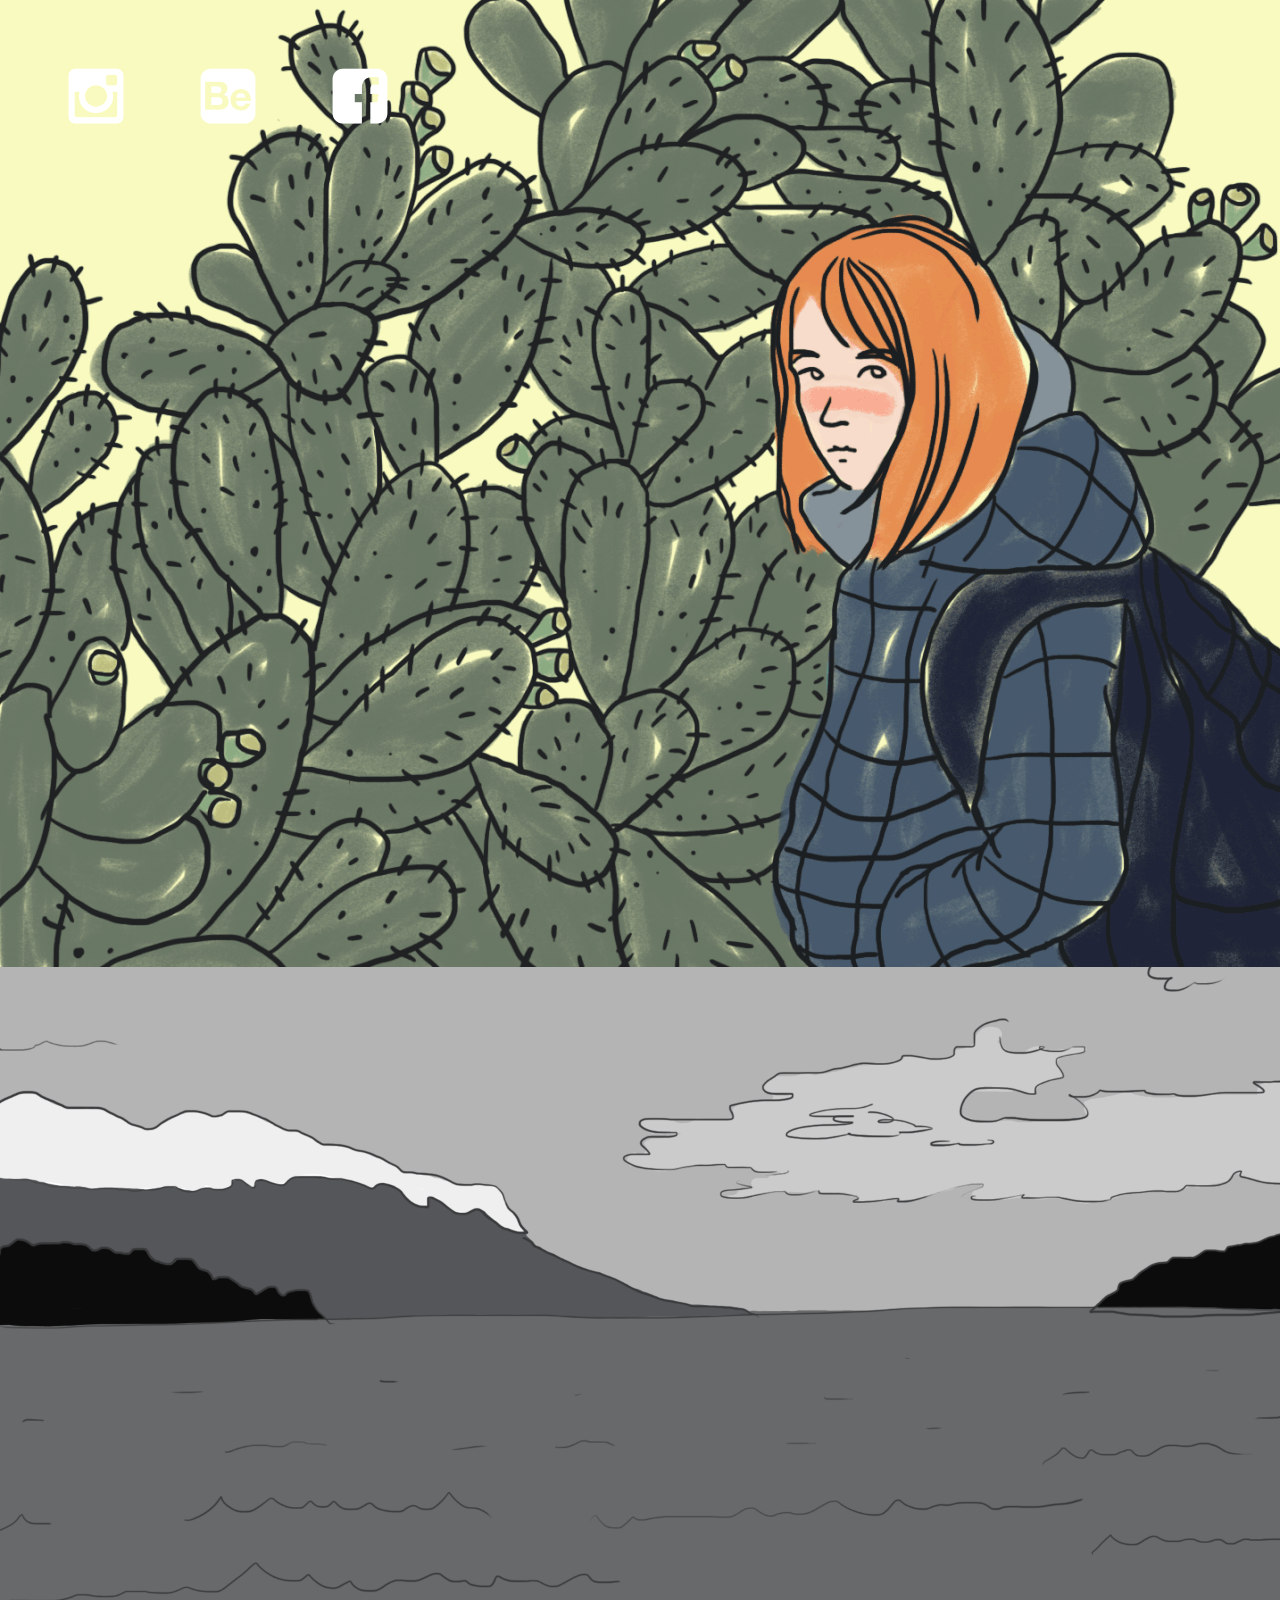
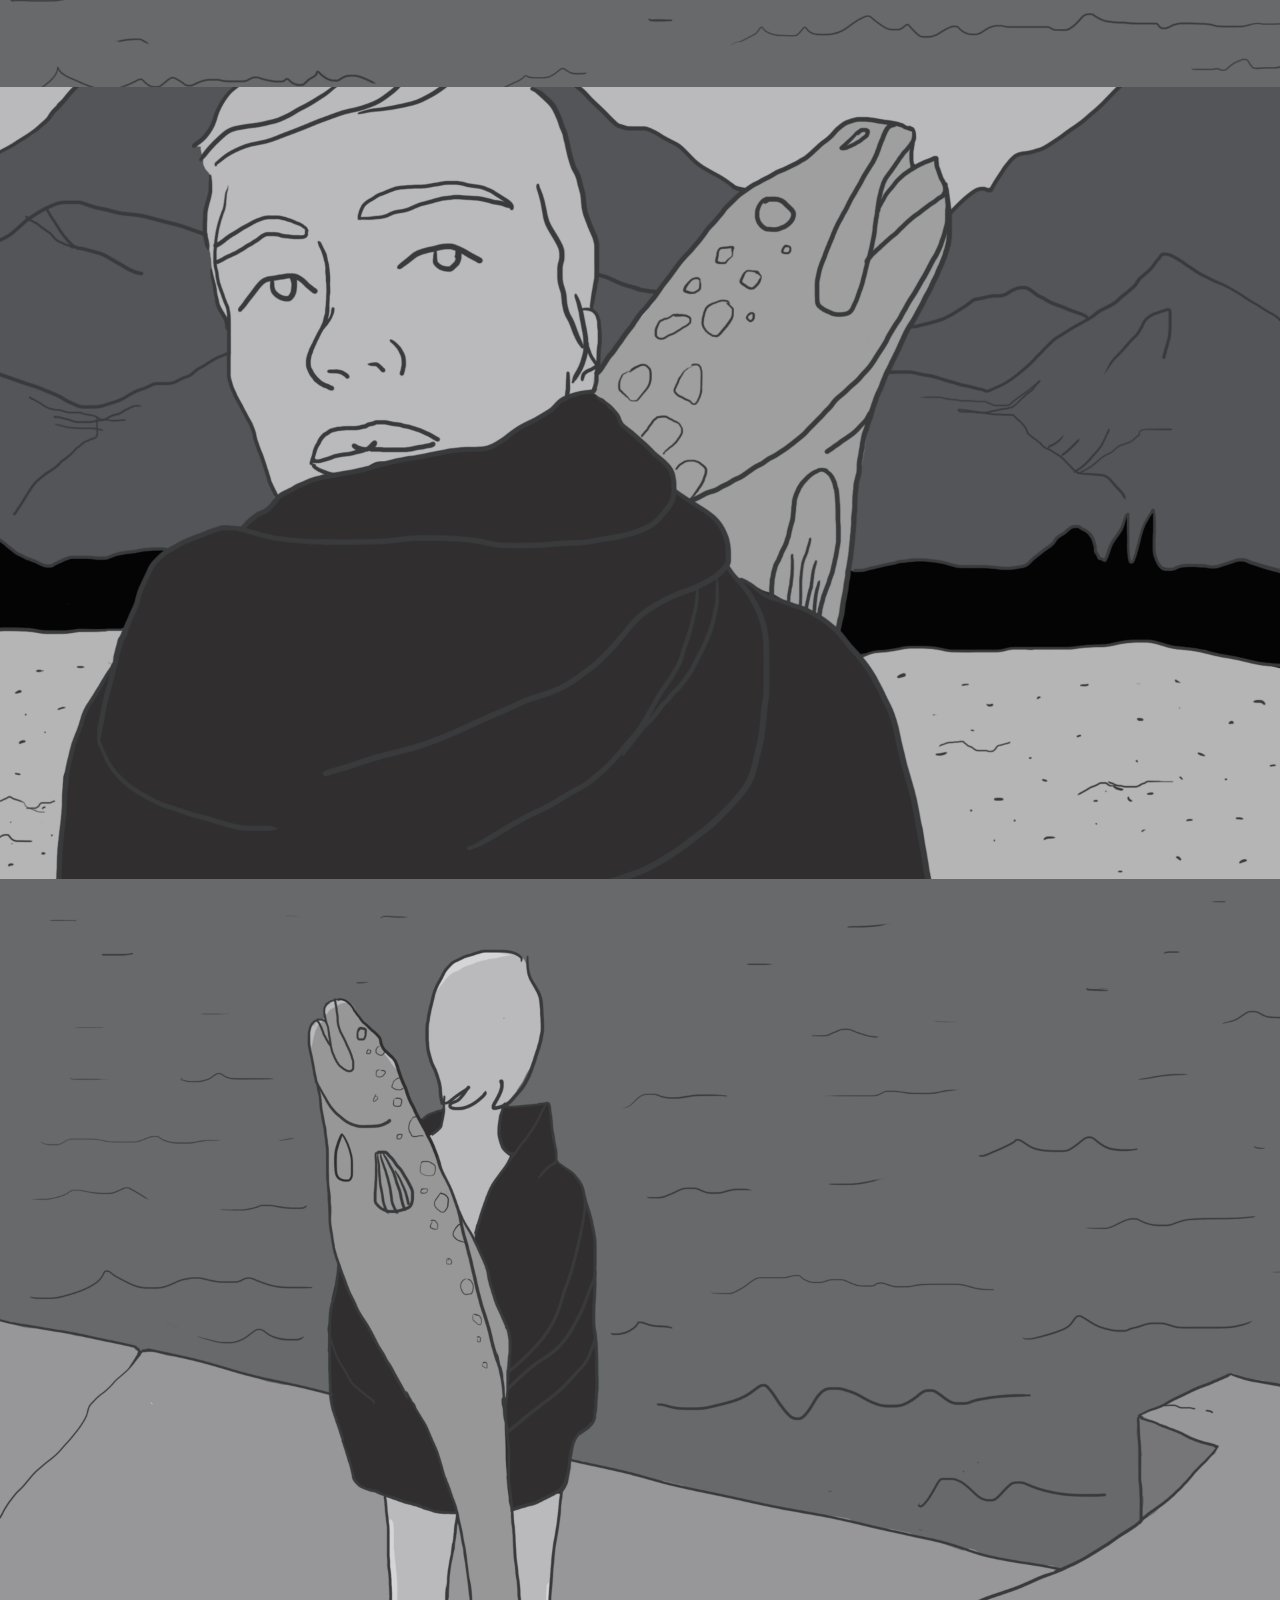
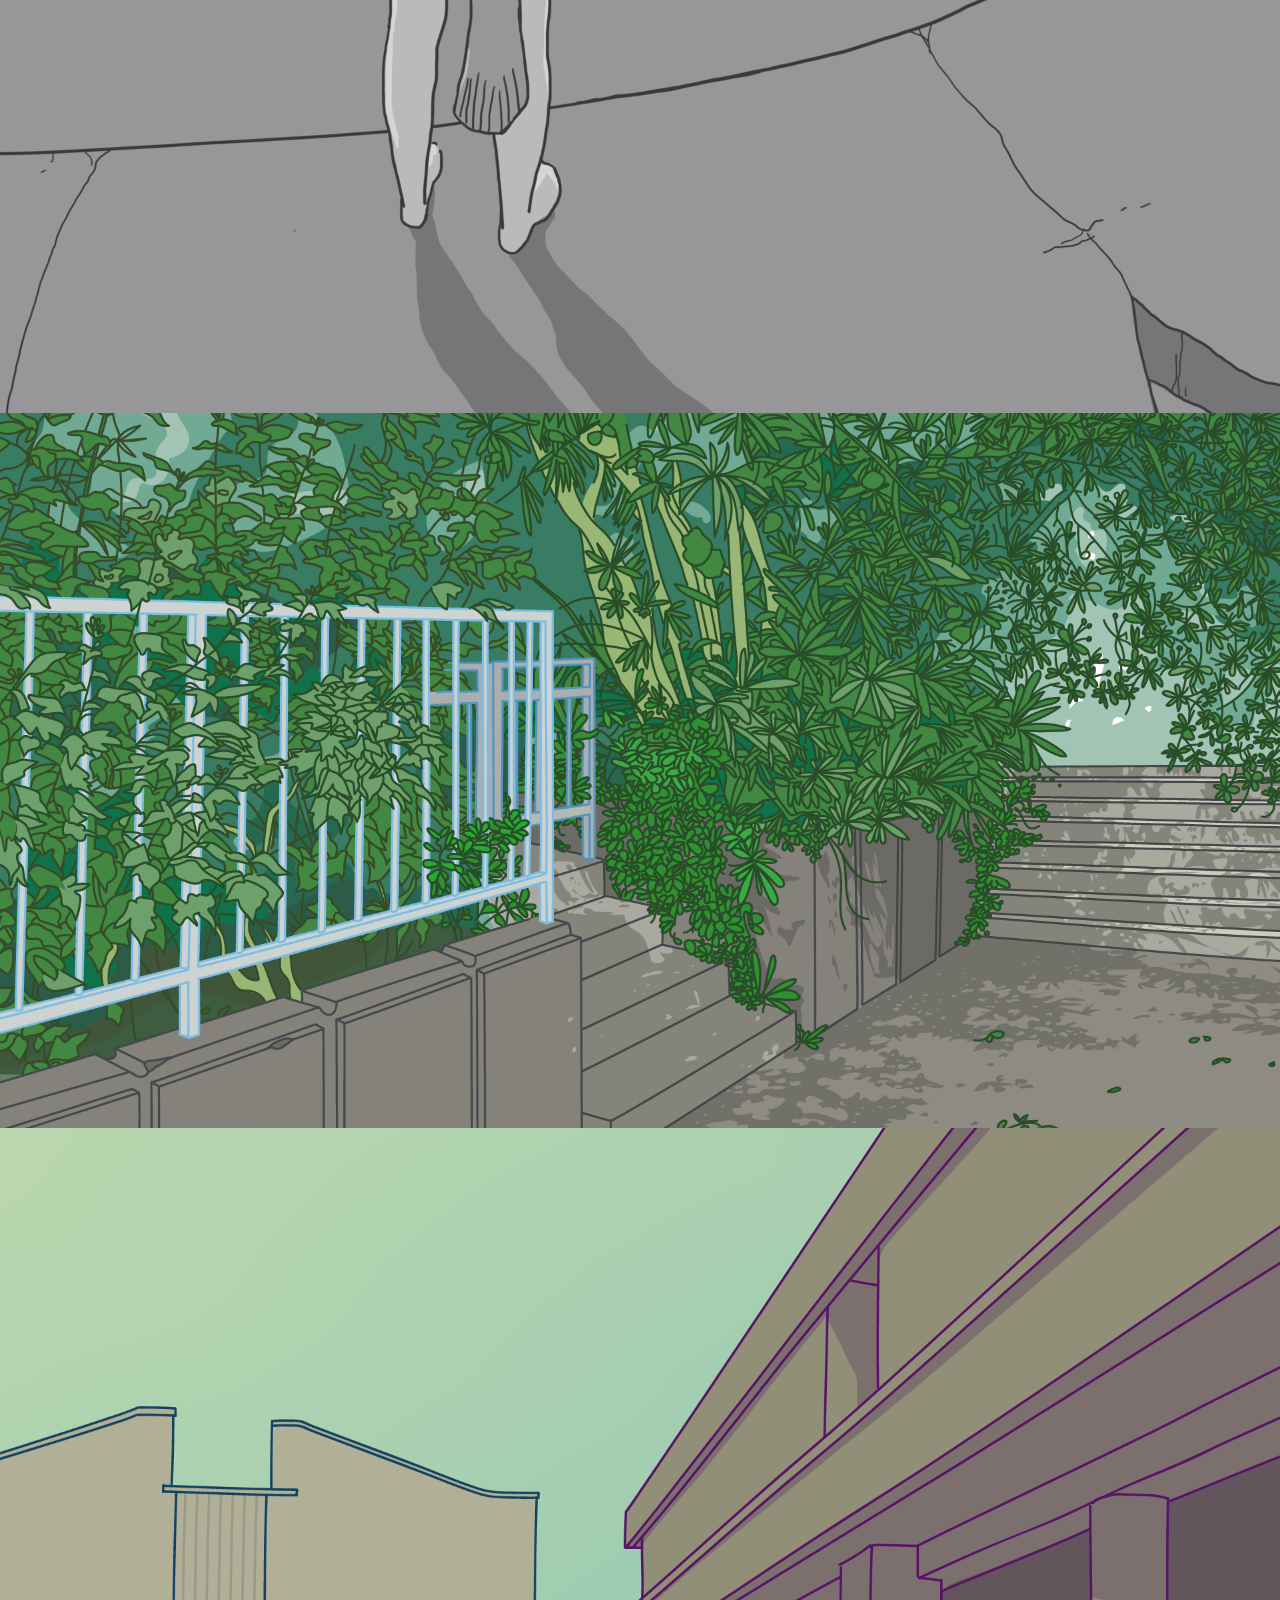
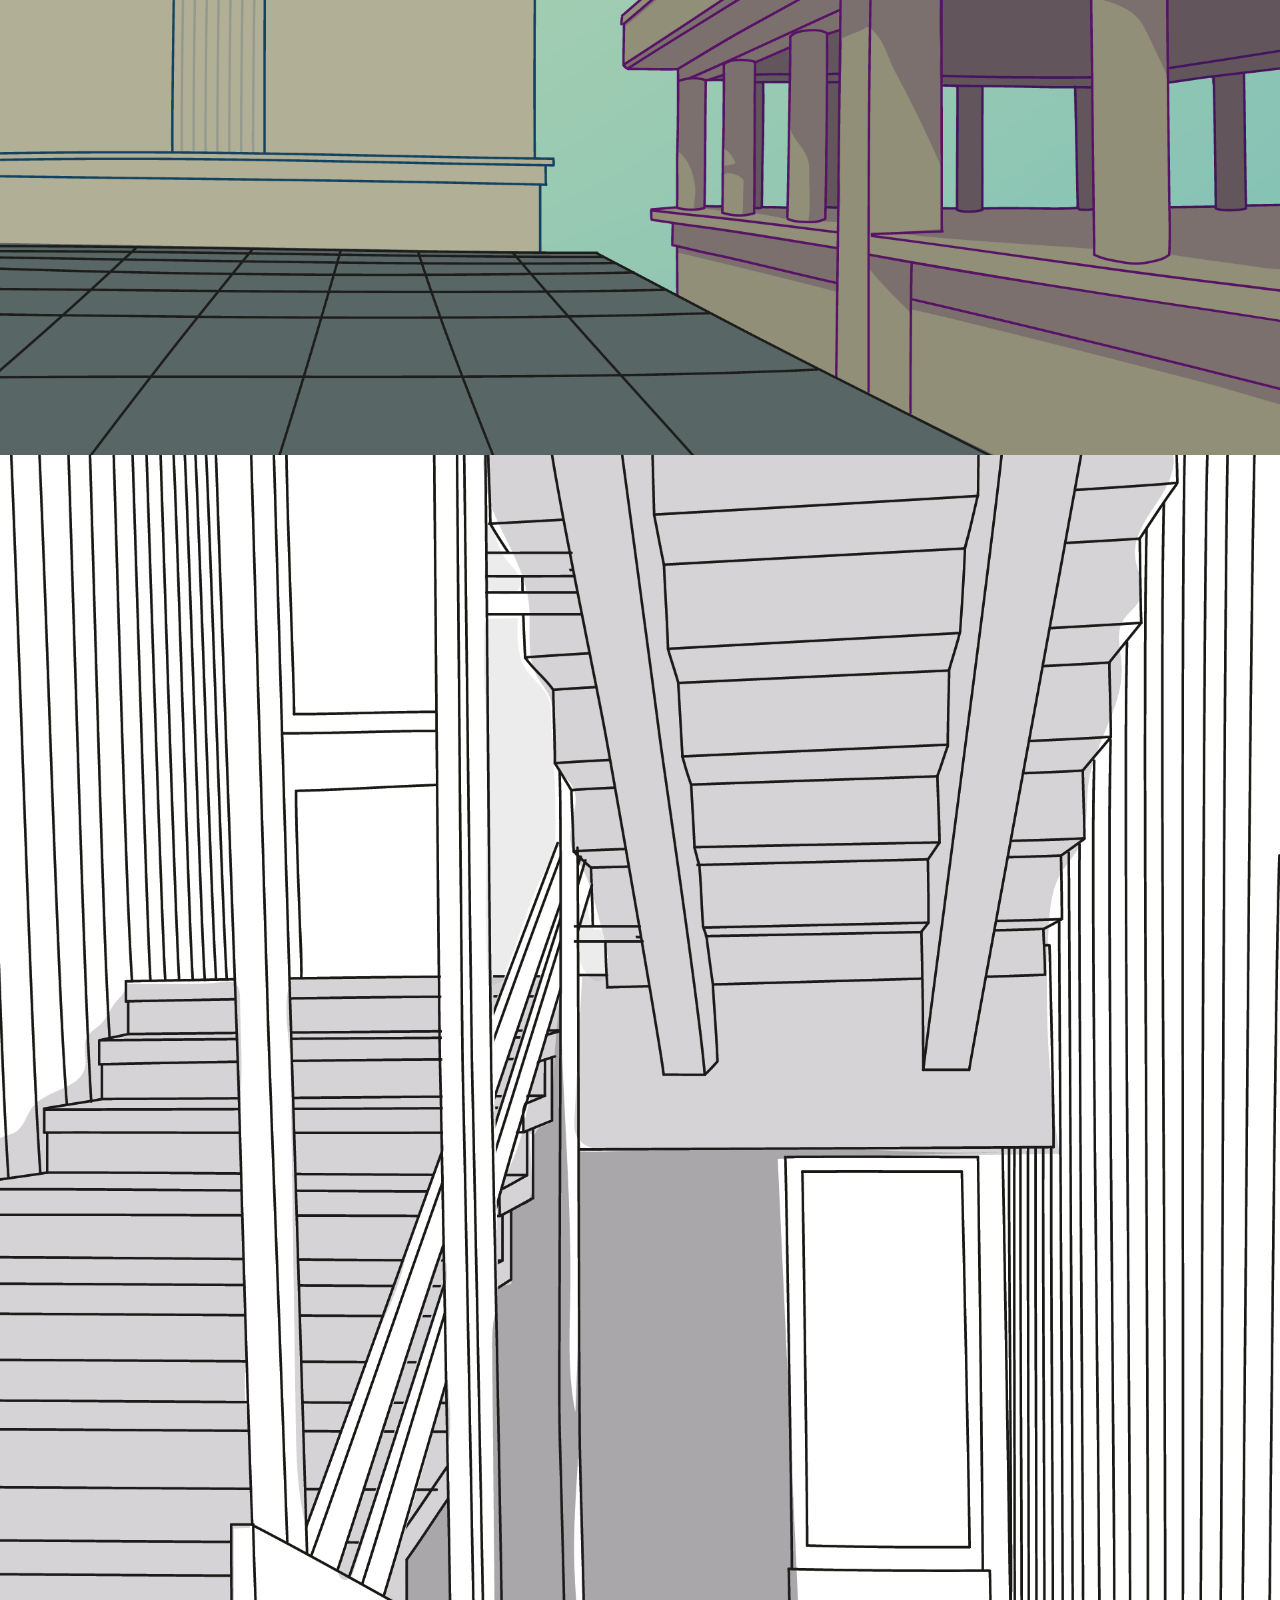
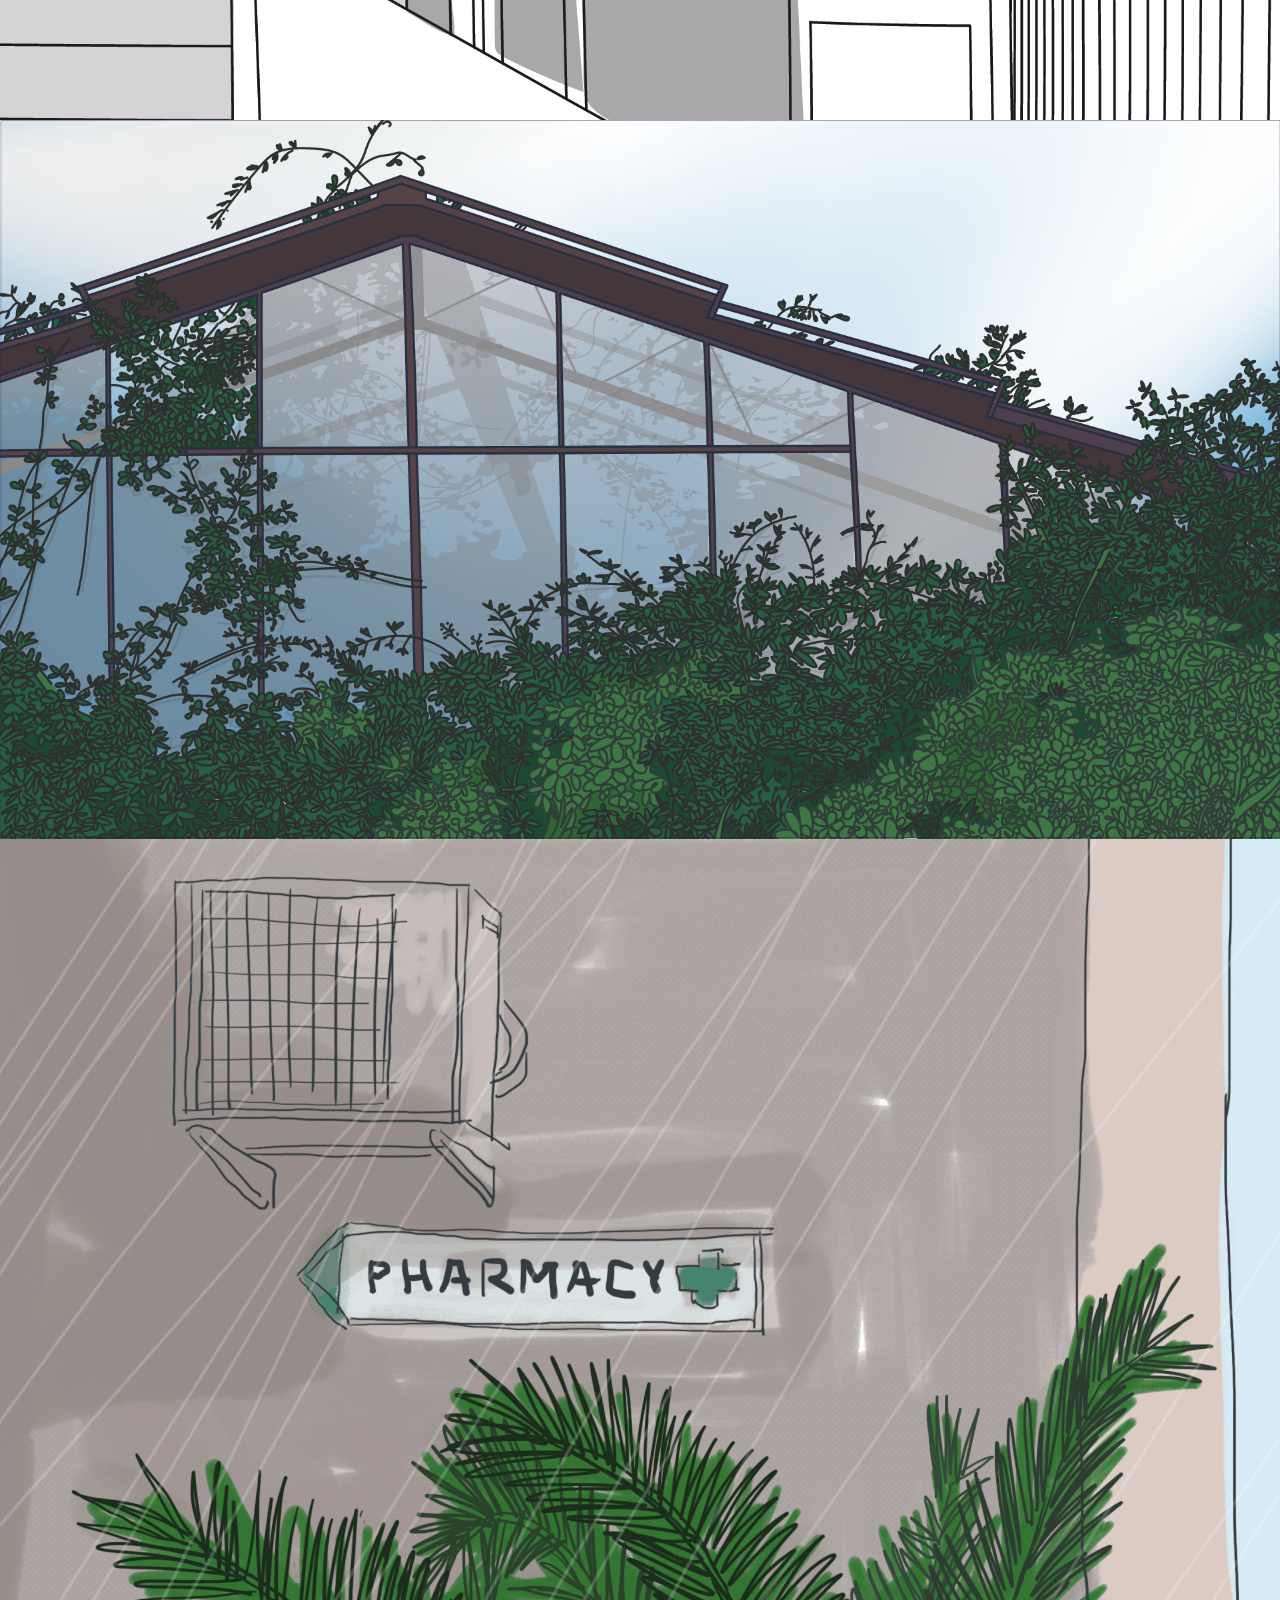
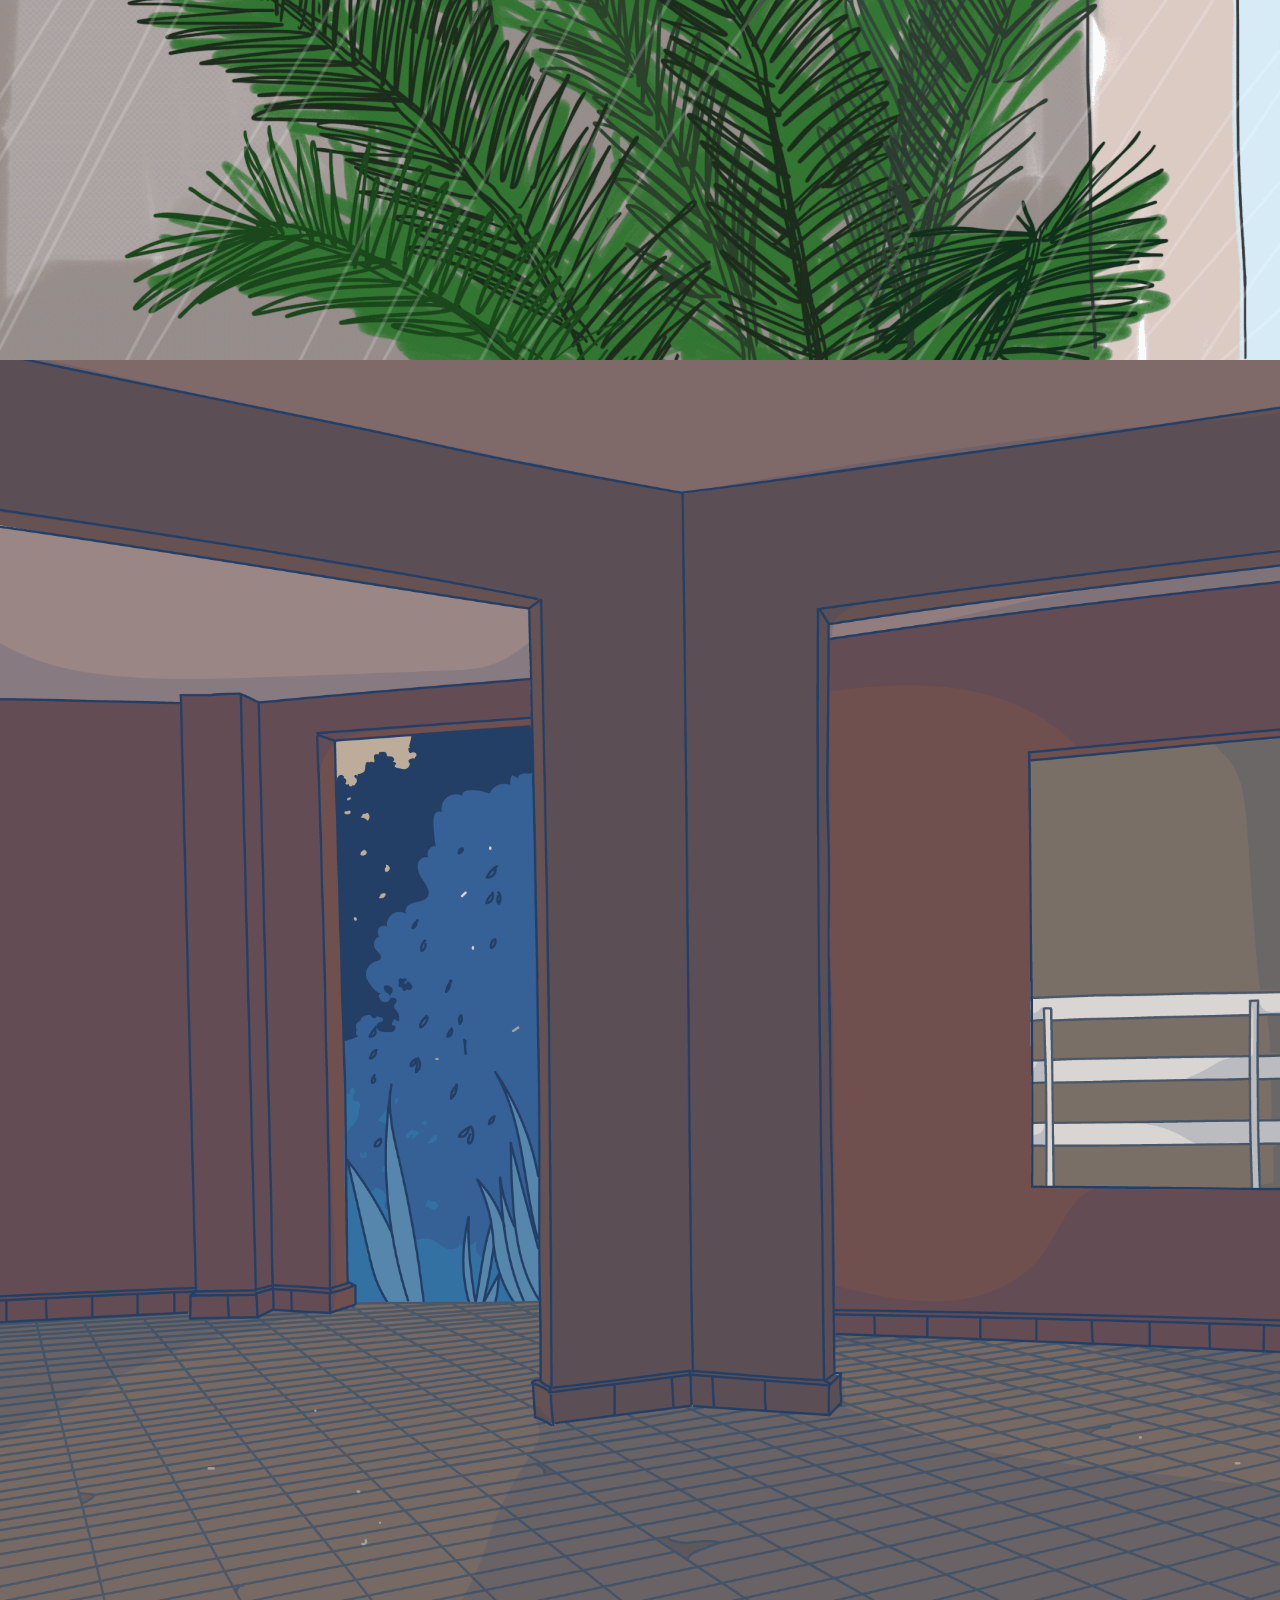
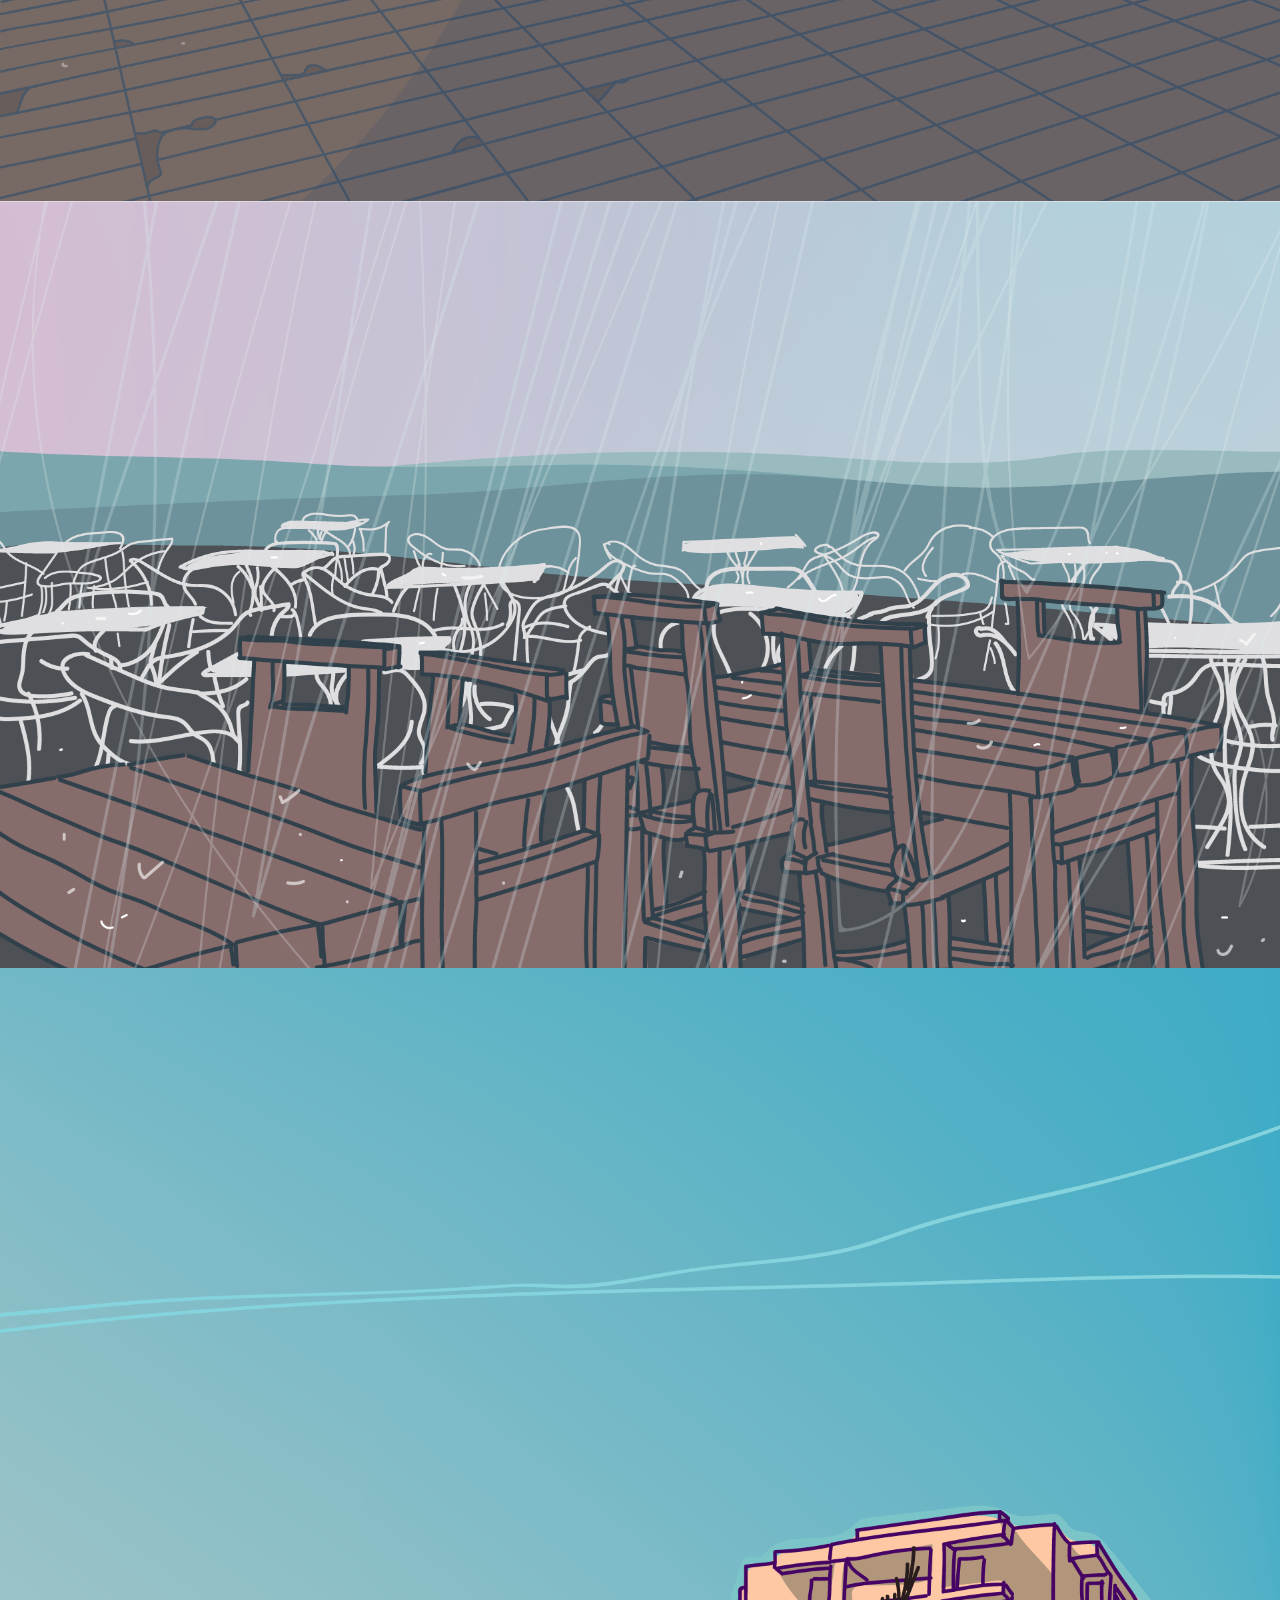
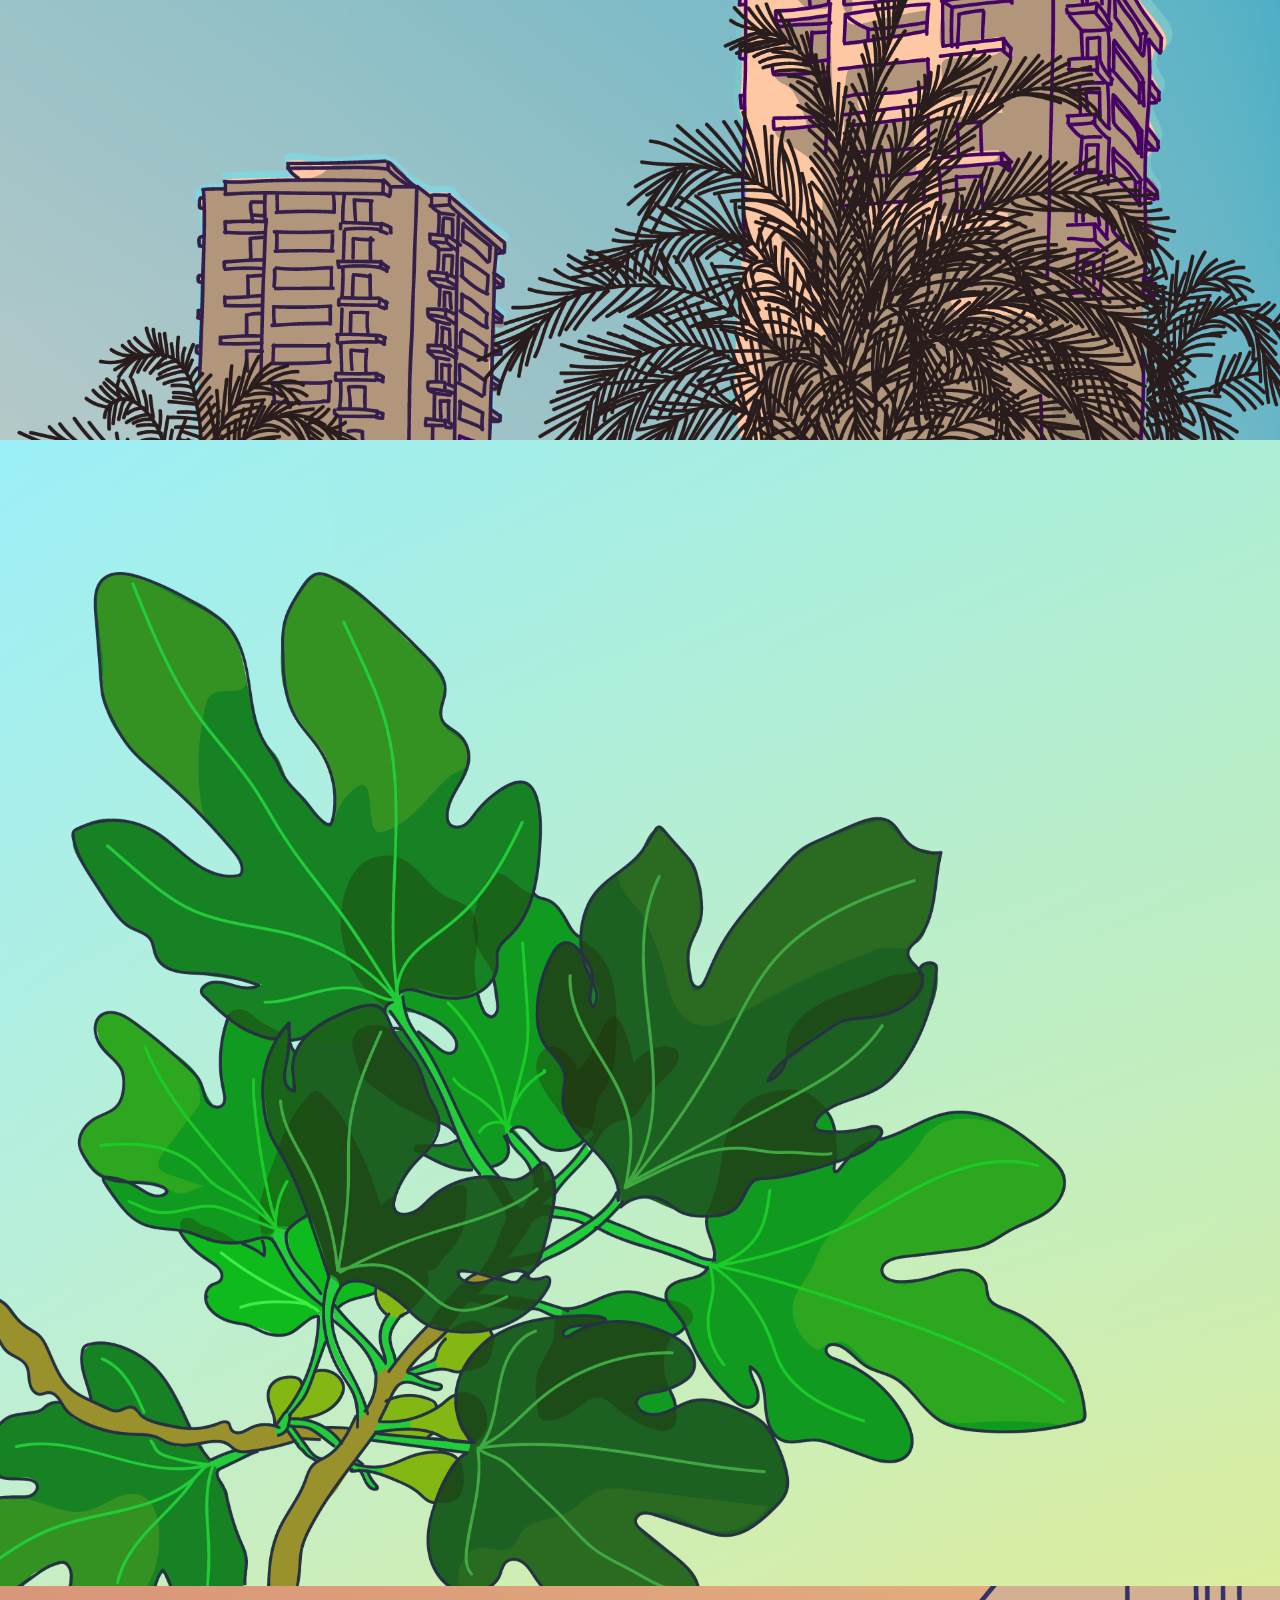
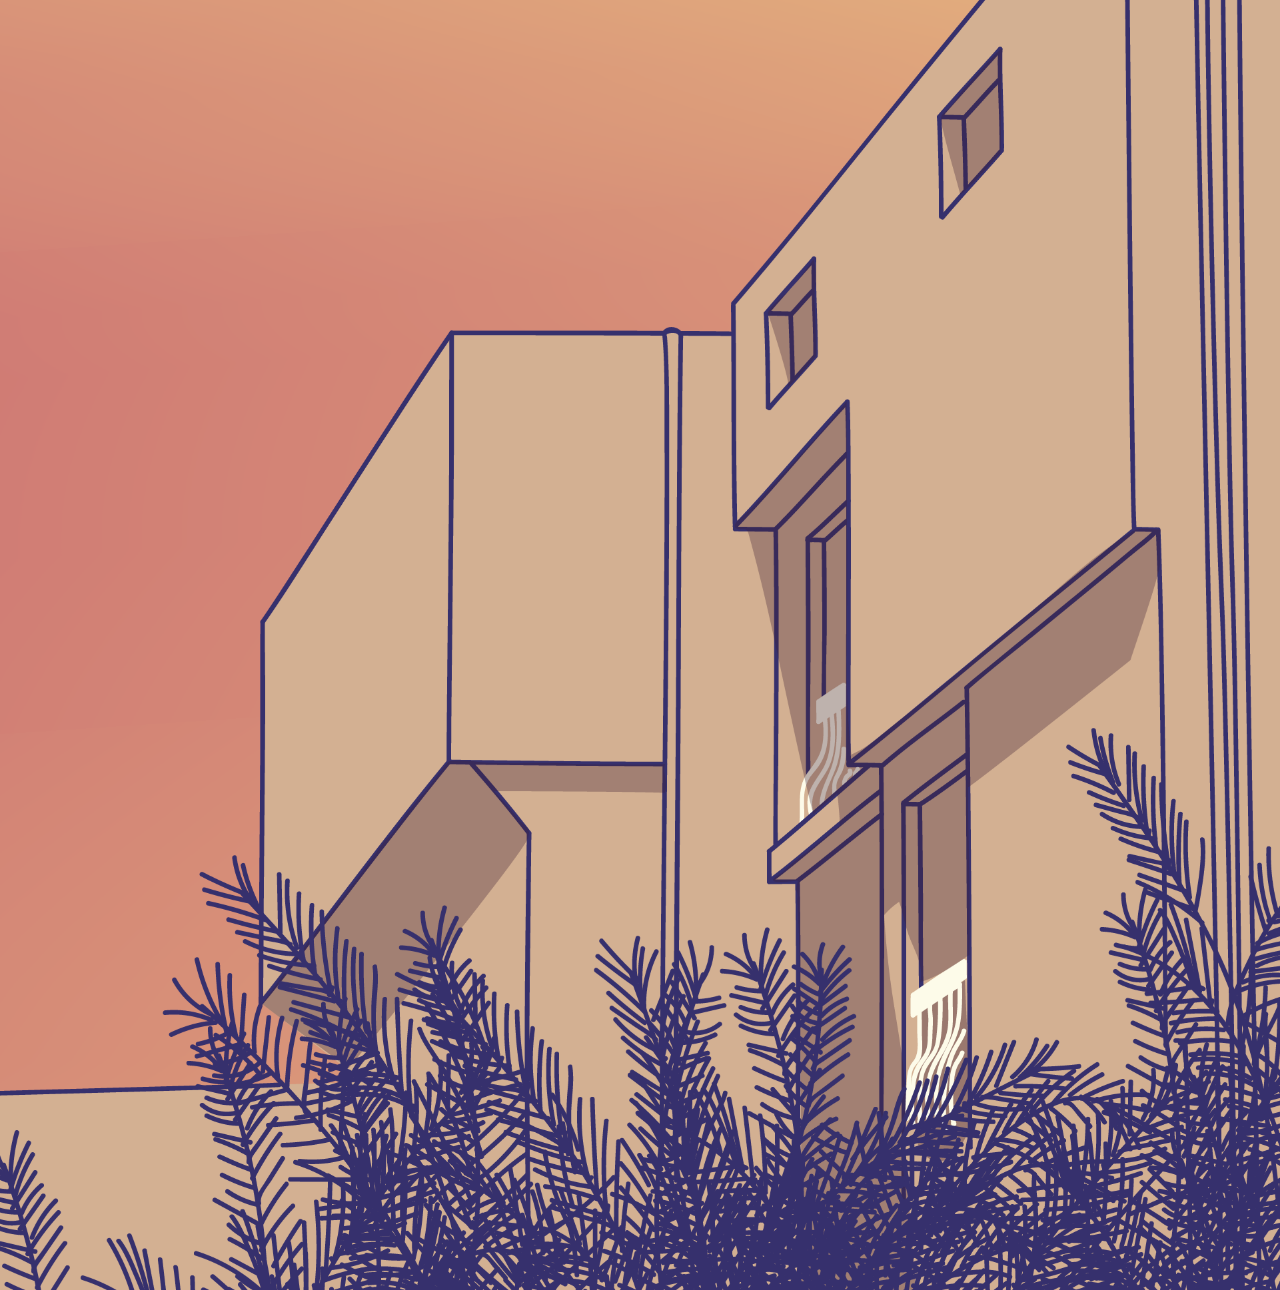
<file: index.html>
<!DOCTYPE html>
<html lang="en">
  <head>
    <!-- Copyright 2015 Stanislav Senotrusov -->
    <meta charset="utf-8">
    <title>Polina Izvekova</title>
    <meta http-equiv="X-UA-Compatible" content="IE=Edge">
    <meta name="viewport" content="width=device-width, initial-scale=1.0, user-scalable=yes">
    <link rel="stylesheet" href="fa-social.css">
    <style>
    body {
      margin: 0;
      background: #86929a;
    }

    .background-image {
      background: url("emica.gif");
      background-repeat: no-repeat;
      background-size: contain;
      background-position: center;
      width: 100vw;
      height: 100vh;
    }

    a {
      font-size: 4rem;
      color: white;
      text-decoration: none;
      display: inline-block;
      padding: 2rem;
    }

    .fixed-buttons {
      position: fixed;
      z-index: 1;
      top: 0;
      left: 0;
      right: 0;
      padding: 2rem;
    }

    .fixed-buttons div {
      color: #fff;
    }


    .wide-image {
      width: 100%;
    }

    @media screen and (orientation: portrait) and (max-width: 480px) {
      a {
        font-size: 2.5rem;
        padding: 0.75rem;
      }

      .fixed-buttons {
        padding: 1.5rem;
      }

    }

    .gallery img {
      display: block;
    }
    </style>
  </head>
<body>
<!-- <div class="background-image"></div> -->
<div class="fixed-buttons">
  <a href="https://www.instagram.com/polina.izvekova/" aria-label="Instagram profile"><div class="fa-social-instagram" aria-hidden="true"></div></a>

  <a href="https://www.behance.net/izvekova" aria-label="Behance profile"><div class="fa-social-behance-square" aria-hidden="true"></div></a>

  <a href="https://www.facebook.com/polina.izvekova" aria-label="Facebook profile"><div class="fa-social-facebook-square" aria-hidden="true"></div></a>
</div>

<div class="gallery">
  <img src="images/emica-1280.gif" class="wide-image" alt="Person standing before the cactuses">
  <img src="images/seaview.png" class="wide-image" alt="">
  <img src="images/sea_boy-1920.png" class="wide-image" alt="">
  <img src="images/fishontheback-1920.png" class="wide-image" alt="">
  <img src="images/mysecretgate-1920.png" class="wide-image" alt="">
  <img src="images/green-city-1920.png" class="wide-image" alt="">
  <img src="images/stairs-1920.png" class="wide-image" alt="">
  <img src="images/greenery-1920.png" class="wide-image" alt="">
  <img src="images/excellencerain-1280.gif" class="wide-image" alt="">
  <img src="images/entrance-1920.png" class="wide-image" alt="">
  <img src="images/cafeastoria-1920.png" class="wide-image" alt="">
  <!-- <img src="images/handa-1920.png" class="wide-image" alt=""> -->
  <img src="images/mediteranska-1920.png" class="wide-image" alt="">
  <!-- <img src="images/pink-1920.png" class="wide-image" alt=""> -->
  <img src="images/smokva-1920.png" class="wide-image" alt="">
  <img src="images/wallhouse-1920.png" class="wide-image" alt="">
  <!-- <img src="images/sea.png" class="wide-image" alt=""> -->
</div>
</body>
</html>
</file>
<file: fa-social.css>
@charset "UTF-8";

@font-face {
  font-family: "fa-social";
  src:url("fonts/fa-social.eot");
  src:url("fonts/fa-social.eot?#iefix") format("embedded-opentype"),
    url("fonts/fa-social.woff") format("woff"),
    url("fonts/fa-social.ttf") format("truetype"),
    url("fonts/fa-social.svg#fa-social") format("svg");
  font-weight: normal;
  font-style: normal;

}

[data-icon]:before {
  font-family: "fa-social" !important;
  content: attr(data-icon);
  font-style: normal !important;
  font-weight: normal !important;
  font-variant: normal !important;
  text-transform: none !important;
  speak: none;
  line-height: 1;
  -webkit-font-smoothing: antialiased;
  -moz-osx-font-smoothing: grayscale;
}

[class^="fa-social-"]:before,
[class*=" fa-social-"]:before {
  font-family: "fa-social" !important;
  font-style: normal !important;
  font-weight: normal !important;
  font-variant: normal !important;
  text-transform: none !important;
  speak: none;
  line-height: 1;
  -webkit-font-smoothing: antialiased;
  -moz-osx-font-smoothing: grayscale;
}

.fa-social-behance:before {
  content: "\61";
}
.fa-social-behance-square:before {
  content: "\62";
}
.fa-social-instagram:before {
  content: "\63";
}
.fa-social-facebook:before {
  content: "\64";
}
.fa-social-facebook-official:before {
  content: "\65";
}
.fa-social-facebook-square:before {
  content: "\66";
}
.fa-social-twitter:before {
  content: "\67";
}
.fa-social-twitter-square:before {
  content: "\68";
}
.fa-social-linkedin:before {
  content: "\69";
}
.fa-social-linkedin-square:before {
  content: "\6a";
}
</file>
